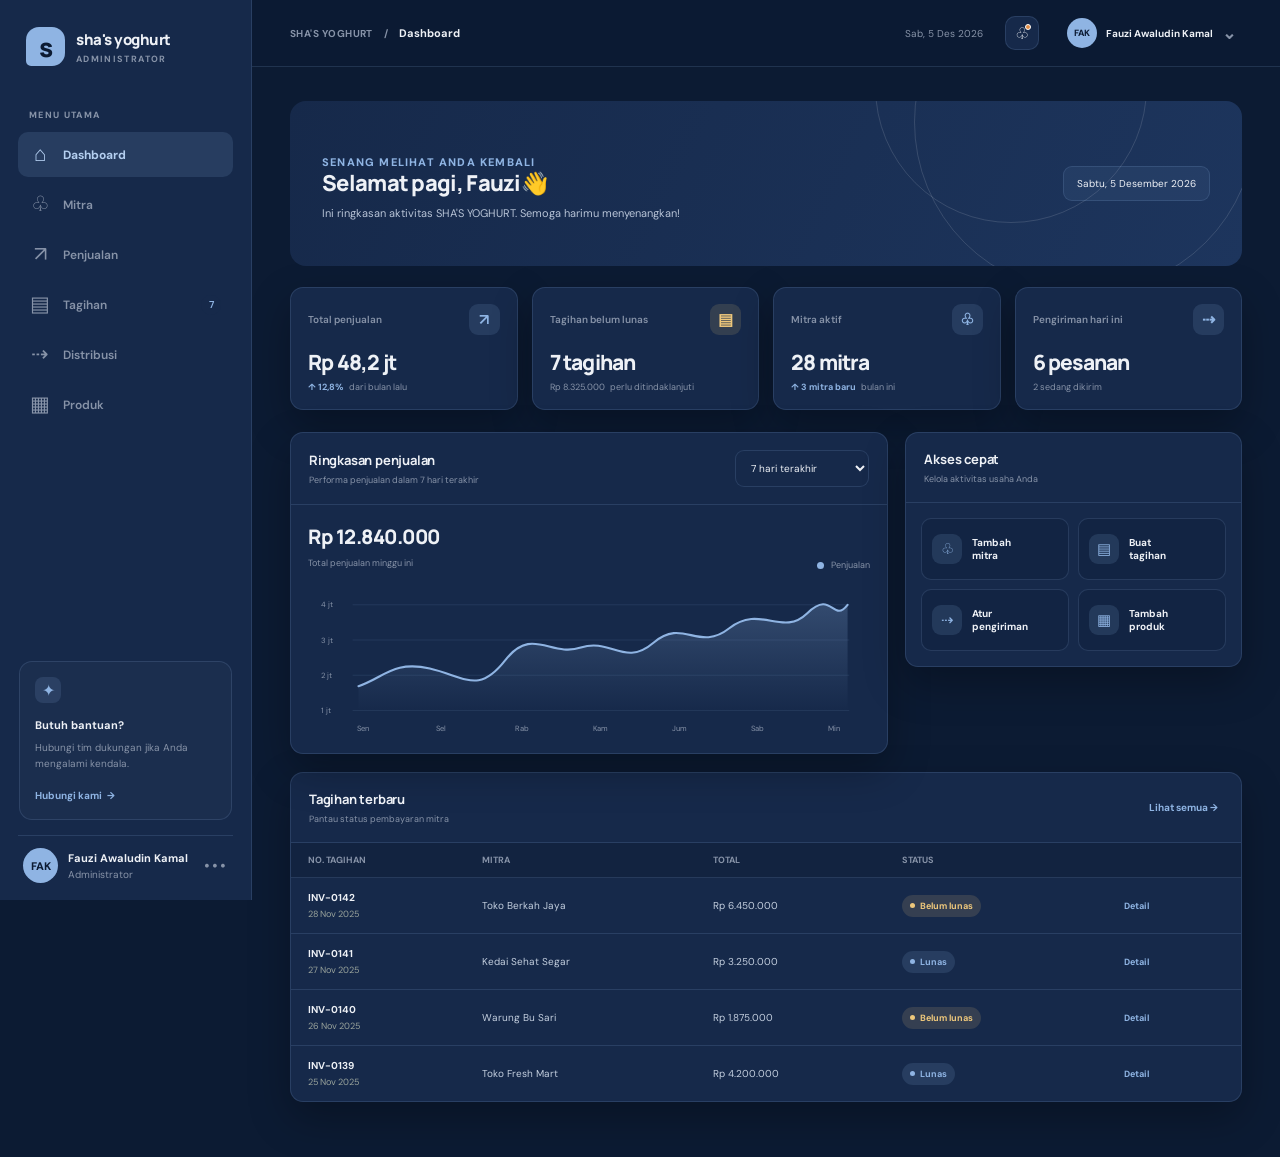
<file: frontend/index.html>
<!DOCTYPE html>
<html lang="id">
<head>
    <meta charset="UTF-8">
    <meta name="viewport" content="width=device-width, initial-scale=1.0">
    <meta name="theme-color" content="#f5f7f4">
    <meta name="description" content="Dashboard manajemen SHA'S YOGHURT">
    <title>Dashboard | SHA'S YOGHURT</title>
    <link rel="preconnect" href="https://fonts.googleapis.com">
    <link rel="preconnect" href="https://fonts.gstatic.com" crossorigin>
    <link href="https://fonts.googleapis.com/css2?family=DM+Sans:wght@400;500;600;700;800&family=Manrope:wght@500;600;700;800&display=swap" rel="stylesheet">
    <link rel="stylesheet" href="styles.css">
    <script src="app.js" defer></script>
</head>
<body>
    <div class="app-shell">
        <aside class="sidebar" aria-label="Navigasi utama">
            <a class="brand" href="#" data-page="home" aria-label="SHA'S YOGHURT, beranda">
                <span class="brand-mark" aria-hidden="true">s</span>
                <span class="brand-copy"><strong>sha's yoghurt</strong><small>ADMINISTRATOR</small></span>
            </a>

            <div class="sidebar-label">MENU UTAMA</div>
            <nav class="side-nav">
                <button class="nav-link is-active" type="button" data-page="home"><span class="nav-icon" aria-hidden="true">⌂</span>Dashboard</button>
                <button class="nav-link" type="button" data-page="mitra"><span class="nav-icon" aria-hidden="true">♧</span>Mitra</button>
                <button class="nav-link" type="button" data-page="penjualan"><span class="nav-icon" aria-hidden="true">↗</span>Penjualan</button>
                <button class="nav-link" type="button" data-page="tagihan"><span class="nav-icon" aria-hidden="true">▤</span>Tagihan <span class="nav-count">7</span></button>
                <button class="nav-link" type="button" data-page="distribusi"><span class="nav-icon" aria-hidden="true">⇢</span>Distribusi</button>
                <button class="nav-link" type="button" data-page="produk"><span class="nav-icon" aria-hidden="true">▦</span>Produk</button>
            </nav>

            <div class="sidebar-bottom">
                <div class="help-card">
                    <span class="help-icon" aria-hidden="true">✦</span>
                    <strong>Butuh bantuan?</strong>
                    <p>Hubungi tim dukungan jika Anda mengalami kendala.</p>
                    <a href="mailto:dukungan@shasyoghurt.id">Hubungi kami <span aria-hidden="true">→</span></a>
                </div>
                <button class="profile-button" type="button" data-page="profil">
                    <span class="avatar">FAK</span>
                    <span class="profile-copy"><strong>Fauzi Awaludin Kamal</strong><small>Administrator</small></span>
                    <span class="profile-more" aria-hidden="true">•••</span>
                </button>
            </div>
        </aside>

        <div class="main-column">
            <header class="topbar">
                <div class="breadcrumb"><span>SHA'S YOGHURT</span><span class="breadcrumb-separator">/</span><strong id="breadcrumb-current">Dashboard</strong></div>
                <div class="topbar-actions">
                    <span class="today-date" id="today-date"></span>
                    <button class="icon-button notification-button" type="button" aria-label="Notifikasi">
                        <span aria-hidden="true">♧</span><i></i>
                    </button>
                    <button class="topbar-profile" type="button" data-page="profil"><span class="avatar avatar-small">FAK</span><span>Fauzi Awaludin Kamal</span><span class="chevron" aria-hidden="true">⌄</span></button>
                </div>
            </header>

            <main id="main-content" class="page-content" tabindex="-1"></main>
        </div>
    </div>

    <nav class="mobile-nav" aria-label="Navigasi bawah">
        <button class="mobile-nav-link is-active" type="button" data-page="home"><span aria-hidden="true">⌂</span><small>Beranda</small></button>
        <button class="mobile-nav-link" type="button" data-page="mitra"><span aria-hidden="true">♧</span><small>Mitra</small></button>
        <button class="mobile-nav-link" type="button" data-page="tagihan"><span aria-hidden="true">▤</span><small>Tagihan</small></button>
        <button class="mobile-nav-link" type="button" data-page="distribusi"><span aria-hidden="true">⇢</span><small>Kirim</small></button>
        <button class="mobile-nav-link" type="button" data-page="produk"><span aria-hidden="true">▦</span><small>Produk</small></button>
    </nav>

    <dialog class="app-dialog" id="action-dialog" aria-labelledby="dialog-title">
        <form id="action-form" method="dialog">
            <div class="dialog-heading">
                <div><p class="eyebrow">SHA'S YOGHURT</p><h2 id="dialog-title"></h2></div>
                <button class="icon-button dialog-close" type="button" aria-label="Tutup">×</button>
            </div>
            <div id="dialog-fields" class="dialog-fields"></div>
            <div class="dialog-actions">
                <button class="button button-quiet" type="button" data-close-dialog>Batal</button>
                <button class="button button-primary" type="submit" id="dialog-submit">Simpan data</button>
            </div>
        </form>
    </dialog>
    <div class="toast" id="toast" role="status" aria-live="polite"></div>
</body>
</html>
</file>
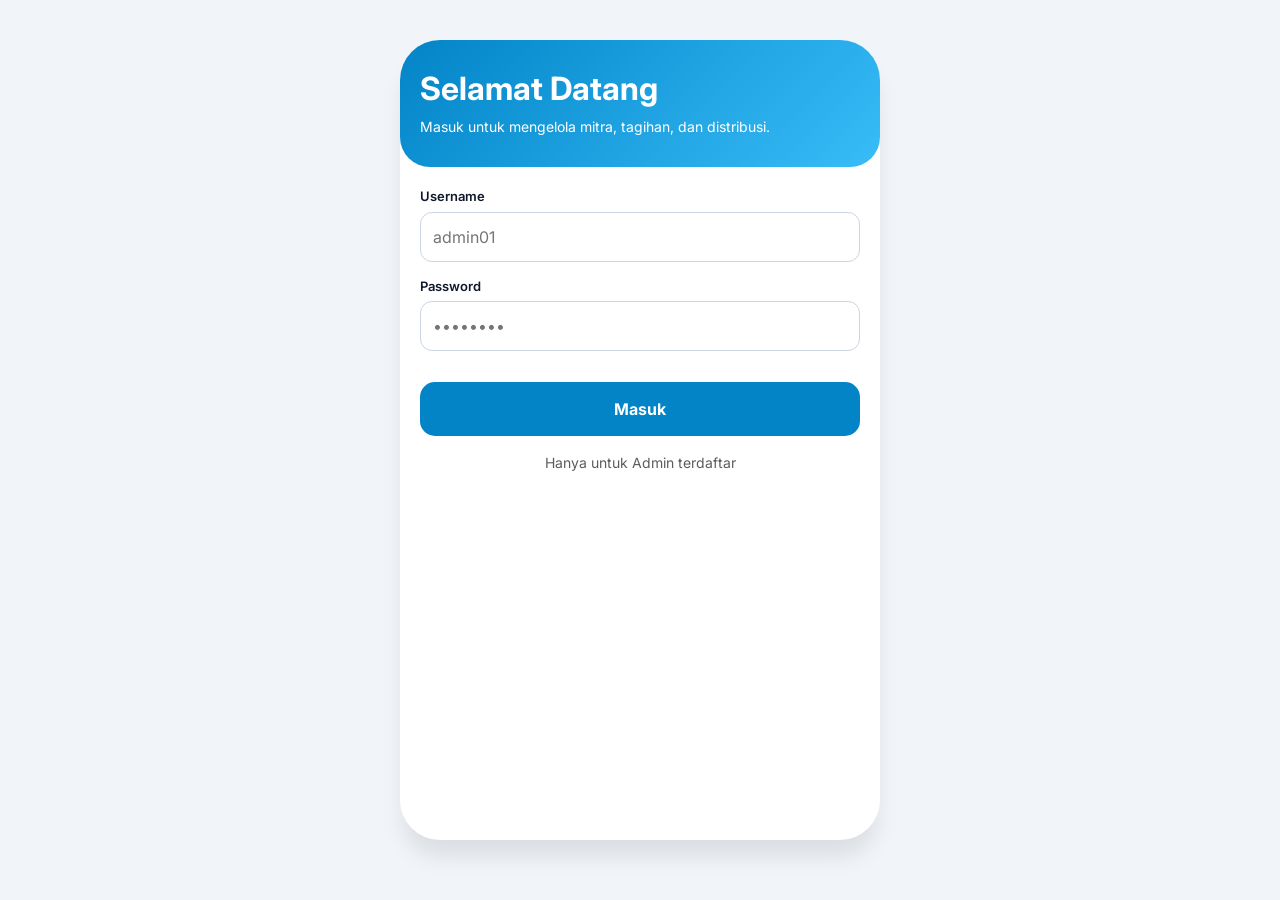
<file: frontend/login.html>
<!DOCTYPE html>
<html lang="id">
<head>
    <meta charset="UTF-8">
    <meta name="viewport" content="width=device-width, initial-scale=1.0">
    <title>SHA'S YOGHURT - Admin Panel</title>
    <link href="https://fonts.googleapis.com/css2?family=Inter:wght@400;600;700;800&display=swap" rel="stylesheet">
    <link href="https://cdn.jsdelivr.net/npm/bootstrap@5.3.0/dist/css/bootstrap.min.css" rel="stylesheet">
    <style>
        :root {
            --primary-blue: #0284c7;
            --bg-body: #f1f5f9;
            --white: #ffffff;
            --text-dark: #0f172a;
        }
        body { font-family: 'Inter', sans-serif; background: var(--bg-body); color: var(--text-dark); }
        .app-container { max-width: 480px; margin: 40px auto; background: var(--white); min-height: 800px; border-radius: 40px; box-shadow: 0 20px 25px -5px rgba(0,0,0,0.1); padding: 20px; position: relative; overflow: hidden; }
        
        .header-section { background: linear-gradient(135deg, var(--primary-blue), #38bdf8); color: white; padding: 30px 20px; border-radius: 30px; margin: -20px -20px 20px -20px; }
        
        .card { border: none; border-radius: 20px; box-shadow: 0 4px 6px -1px rgba(0,0,0,0.05); }
        
        .nav-bottom { position: absolute; bottom: 0; left: 0; right: 0; background: white; padding: 15px; display: flex; justify-content: space-around; border-top: 1px solid #e2e8f0; }
        .nav-item { display: flex; flex-direction: column; align-items: center; font-size: 12px; color: #64748b; font-weight: 600; }
        
        .btn-primary-custom { background: var(--primary-blue); color: white; border-radius: 15px; padding: 15px; font-weight: 700; width: 100%; border: none; }
        
        .input-group-custom { margin-bottom: 15px; }
        .input-group-custom label { font-size: 13px; font-weight: 600; margin-bottom: 5px; display: block; }
        .input-group-custom input { width: 100%; padding: 12px; border: 1px solid #cbd5e1; border-radius: 12px; }
    </style>
</head>
<body>

    <div class="app-container">
        <!-- Header -->
        <div class="header-section">
            <h2 class="fw-bold">Selamat Datang</h2>
            <p class="mb-0 small">Masuk untuk mengelola mitra, tagihan, dan distribusi.</p>
        </div>

        <!-- Form Login -->
        <div class="input-group-custom">
            <label>Username</label>
            <input type="text" placeholder="admin01">
        </div>
        <div class="input-group-custom">
            <label>Password</label>
            <input type="password" placeholder="••••••••">
        </div>
        
        <button class="btn-primary-custom mt-3">Masuk</button>
        <p class="text-center mt-3 small text-muted">Hanya untuk Admin terdaftar</p>
    </div>

</body>
</html>
</file>
<file: frontend/styles.css>
:root {
    color-scheme: dark;
    --ink: #eef1f6;
    --muted: #8793a8;
    --line: rgba(143, 180, 227, .16);
    --paper: #16294a;
    --canvas: #0c1b33;
    --primary-blue: #8fb4e3;
    --primary-blue-dark: #b4cff0;
    --primary-blue-soft: rgba(143, 180, 227, .14);
    --amber: #edc77b;
    --amber-soft: rgba(237, 199, 123, .14);
    --red: #f09a91;
    --red-soft: rgba(240, 154, 145, .14);
    --shadow: 0 16px 42px rgba(0, 0, 0, .28);
    font-family: "DM Sans", sans-serif;
}

* { box-sizing: border-box; }
body { margin: 0; min-width: 320px; background: var(--canvas); color: var(--ink); }
button, input, select, textarea { font: inherit; }
button { color: inherit; }
button:focus-visible, a:focus-visible, input:focus-visible, select:focus-visible, textarea:focus-visible {
    outline: 3px solid rgba(143, 180, 227, .35);
    outline-offset: 2px;
}
.app-shell { min-height: 100vh; }

.sidebar {
    position: fixed;
    inset: 0 auto 0 0;
    z-index: 5;
    display: flex;
    width: 252px;
    flex-direction: column;
    padding: 27px 18px 17px;
    background: var(--paper);
    border-right: 1px solid var(--line);
}
.brand { display: flex; align-items: center; gap: 11px; margin: 0 0 43px 8px; color: inherit; text-decoration: none; }
.brand-mark { display: grid; width: 39px; height: 39px; place-items: center; border-radius: 13px 13px 13px 5px; background: var(--primary-blue); color: white; font: 800 26px/1 "Manrope", sans-serif; }
.brand-copy, .profile-copy { display: grid; gap: 3px; }
.brand-copy strong { font: 800 15px "Manrope", sans-serif; letter-spacing: -.5px; }
.brand-copy small { color: var(--muted); font-size: 9px; font-weight: 700; letter-spacing: 1.35px; }
.sidebar-label { padding: 0 11px 11px; color: #a1aaa3; font-size: 9px; font-weight: 800; letter-spacing: 1.35px; }
.side-nav { display: grid; gap: 5px; }
.nav-link { position: relative; display: flex; min-height: 45px; align-items: center; gap: 13px; padding: 0 12px; border: 0; border-radius: 10px; background: transparent; color: #718078; text-align: left; font-size: 12px; font-weight: 600; cursor: pointer; transition: background .18s, color .18s; }
.nav-link:hover { background: #f6f8f6; color: var(--primary-blue); }
.nav-link.is-active { background: var(--primary-blue-soft); color: var(--primary-blue-dark); font-weight: 700; }
.nav-icon { display: inline-grid; width: 20px; place-items: center; color: currentColor; font: 21px/1 "DM Sans", sans-serif; }
.nav-count { display: grid; width: 20px; height: 20px; margin-left: auto; place-items: center; border-radius: 50%; background: #fff; color: var(--primary-blue); font-size: 10px; }
.sidebar-bottom { margin-top: auto; }
.help-card { margin: 0 1px 15px; padding: 15px; border: 1px solid #e8eee8; border-radius: 13px; background: #fbfcfa; }
.help-icon { display: grid; width: 26px; height: 26px; margin-bottom: 10px; place-items: center; border-radius: 8px; background: var(--primary-blue-soft); color: var(--primary-blue); }
.help-card strong { font-size: 11px; }
.help-card p { margin: 6px 0 12px; color: var(--muted); font-size: 10px; line-height: 1.55; }
.help-card a { color: var(--primary-blue); font-size: 10px; font-weight: 700; text-decoration: none; }
.help-card a span { padding-left: 3px; }
.profile-button { display: flex; width: 100%; align-items: center; gap: 10px; padding: 12px 5px 0; border: 0; border-top: 1px solid var(--line); background: transparent; text-align: left; cursor: pointer; }
.avatar { display: grid; width: 35px; height: 35px; flex: 0 0 auto; place-items: center; border-radius: 50%; background: #f1dfca; color: #8d5c31; font-size: 11px; font-weight: 800; }
.profile-copy strong { font-size: 11px; }
.profile-copy small { color: var(--muted); font-size: 10px; }
.profile-more { margin-left: auto; color: #9aa49c; letter-spacing: 2px; }

.main-column { min-height: 100vh; margin-left: 252px; }
.topbar { position: sticky; top: 0; z-index: 4; display: flex; height: 67px; align-items: center; justify-content: space-between; padding: 0 38px; border-bottom: 1px solid var(--line); background: rgba(255,255,255,.94); backdrop-filter: blur(12px); }
.breadcrumb { display: flex; align-items: center; gap: 11px; color: #9aa49c; font-size: 10px; font-weight: 700; letter-spacing: .45px; }
.breadcrumb strong { color: #4a594f; font-size: 11px; letter-spacing: 0; }
.breadcrumb-separator { color: #c1c9c2; }
.topbar-actions { display: flex; align-items: center; gap: 22px; }
.today-date { color: #78857c; font-size: 10px; }
.icon-button { position: relative; display: grid; width: 34px; height: 34px; place-items: center; border: 1px solid var(--line); border-radius: 10px; background: #fff; color: #65756a; font-size: 16px; cursor: pointer; }
.notification-button i { position: absolute; top: 7px; right: 7px; width: 6px; height: 6px; border: 1px solid white; border-radius: 50%; background: #e08b45; }
.topbar-profile { display: flex; align-items: center; gap: 9px; border: 0; background: transparent; color: #526057; font-size: 10px; font-weight: 700; cursor: pointer; }
.avatar-small { width: 30px; height: 30px; font-size: 9px; }
.chevron { color: #9aa49c; font-size: 17px; }
.page-content { width: min(100%, 1300px); margin: 0 auto; padding: 34px 38px 55px; }

.page-heading { display: flex; align-items: flex-end; justify-content: space-between; gap: 20px; margin-bottom: 25px; }
.page-heading h1 { margin: 0; font: 800 25px/1.2 "Manrope", sans-serif; letter-spacing: -.9px; }
.page-heading p { margin: 7px 0 0; color: var(--muted); font-size: 11px; }
.eyebrow { margin: 0 0 7px; color: var(--primary-blue); font-size: 9px; font-weight: 800; letter-spacing: 1.2px; }
.button { display: inline-flex; min-height: 38px; align-items: center; justify-content: center; gap: 8px; padding: 0 14px; border: 1px solid transparent; border-radius: 9px; font-size: 10px; font-weight: 700; text-decoration: none; cursor: pointer; transition: transform .16s, background .16s; }
.button:hover { transform: translateY(-1px); }
.button-primary { background: var(--primary-blue); color: #fff; }
.button-primary:hover { background: var(--primary-blue-dark); }
.button-quiet { border-color: var(--line); background: #fff; color: #647168; }
.button-soft { background: var(--primary-blue-soft); color: var(--primary-blue-dark); }
.button .plus { font-size: 17px; line-height: 0; font-weight: 400; }

.welcome-banner { position: relative; display: flex; min-height: 165px; align-items: center; justify-content: space-between; overflow: hidden; margin-bottom: 21px; padding: 27px 32px; border-radius: 16px; background: linear-gradient(110deg, #1e3a8a, #2563eb); color: white; }
.welcome-banner:after, .welcome-banner:before { position: absolute; content: ""; border: 1px solid rgba(255,255,255,.13); border-radius: 50%; }
.welcome-banner:before { width: 270px; height: 270px; top: -150px; right: 10%; }
.welcome-banner:after { width: 340px; height: 340px; top: -150px; right: -14px; }
.welcome-copy { position: relative; z-index: 1; max-width: 470px; }
.welcome-copy .eyebrow { color: #bfdbfe; }
.welcome-copy h1 { margin: 0; font: 800 22px/1.3 "Manrope", sans-serif; letter-spacing: -.7px; }
.welcome-copy p { margin: 8px 0 0; color: rgba(255,255,255,.76); font-size: 11px; }
.banner-date { position: relative; z-index: 1; padding: 10px 13px; border: 1px solid rgba(255,255,255,.22); border-radius: 9px; background: rgba(255,255,255,.1); color: white; font-size: 10px; }

.stats-grid { display: grid; grid-template-columns: repeat(4, minmax(0, 1fr)); gap: 14px; margin-bottom: 22px; }
.stat-card { min-width: 0; padding: 16px 17px; border: 1px solid var(--line); border-radius: 13px; background: #fff; box-shadow: 0 3px 12px rgba(38,60,44,.025); }
.stat-top { display: flex; align-items: center; justify-content: space-between; gap: 8px; color: var(--muted); font-size: 10px; font-weight: 600; }
.stat-icon { display: grid; width: 31px; height: 31px; flex: 0 0 auto; place-items: center; border-radius: 9px; background: var(--primary-blue-soft); color: var(--primary-blue); font-size: 16px; }
.stat-icon.amber { background: var(--amber-soft); color: var(--amber); }
.stat-icon.blue { background: #edf3fa; color: #53789d; }
.stat-icon.lilac { background: #f3effb; color: #8166ad; }
.stat-value { display: block; margin-top: 13px; font: 800 21px "Manrope", sans-serif; letter-spacing: -.8px; }
.stat-foot { display: flex; align-items: center; gap: 5px; margin-top: 5px; color: #89948d; font-size: 9px; }
.trend-up { color: var(--primary-blue); font-weight: 700; }

.dashboard-grid { display: grid; grid-template-columns: minmax(0, 1.6fr) minmax(240px, .9fr); gap: 17px; align-items: start; }
.panel { overflow: hidden; border: 1px solid var(--line); border-radius: 13px; background: #fff; }
.panel-heading { display: flex; align-items: center; justify-content: space-between; gap: 12px; padding: 17px 18px; border-bottom: 1px solid #f0f3f0; }
.panel-heading h2 { margin: 0; font: 700 13px "Manrope", sans-serif; letter-spacing: -.2px; }
.panel-heading p { margin: 5px 0 0; color: var(--muted); font-size: 9px; }
.text-link { padding: 5px; border: 0; background: transparent; color: var(--primary-blue); font-size: 10px; font-weight: 700; text-decoration: none; cursor: pointer; white-space: nowrap; }
.chart-area { padding: 18px 17px 14px; }
.chart-summary { display: flex; align-items: flex-end; justify-content: space-between; margin-bottom: 17px; }
.chart-summary strong { font: 800 20px "Manrope", sans-serif; letter-spacing: -.5px; }
.chart-summary small { color: var(--muted); font-size: 9px; }
.chart-legend { display: flex; align-items: center; gap: 7px; color: #78857c; font-size: 9px; }
.chart-legend i { width: 7px; height: 7px; border-radius: 50%; background: #8fb4e3; }
.chart { display: block; width: 100%; height: 151px; overflow: visible; }
.chart-gridline { stroke: #edf1ed; stroke-width: 1; }
.chart-label { fill: #9aa49c; font: 9px "DM Sans", sans-serif; }
.chart-area-fill { fill: url(#chart-fill); }
.chart-line { fill: none; stroke: #8fb4e3; stroke-linecap: round; stroke-linejoin: round; stroke-width: 2.5; }
.quick-actions { display: grid; grid-template-columns: repeat(2, 1fr); gap: 9px; padding: 15px; }
.quick-action { display: flex; min-height: 62px; align-items: center; gap: 10px; padding: 10px; border: 1px solid #edf1ed; border-radius: 10px; background: #fff; text-align: left; cursor: pointer; transition: border-color .16s, background .16s; }
.quick-action:hover { border-color: #bfdbfe; background: #fbfdff; }
.quick-action-icon { display: grid; width: 30px; height: 30px; flex: 0 0 auto; place-items: center; border-radius: 9px; background: var(--primary-blue-soft); color: var(--primary-blue); font-size: 15px; }
.quick-action span:last-child { color: #4f5c53; font-size: 10px; font-weight: 700; line-height: 1.35; }

.table-panel { margin-top: 18px; }
.table-wrap { overflow-x: auto; }
.data-table { width: 100%; border-collapse: collapse; text-align: left; white-space: nowrap; }
.data-table th { padding: 11px 17px; background: #fbfcfb; color: #97a199; font-size: 9px; font-weight: 700; }
.data-table td { padding: 13px 17px; border-top: 1px solid #f0f3f0; color: #59665d; font-size: 10px; }
.data-table tbody tr:hover { background: #fcfdfc; }
.table-primary { color: #34443a !important; font-weight: 700; }
.table-sub { display: block; margin-top: 4px; color: #9aa49c; font-size: 9px; font-weight: 400; }
.status { display: inline-flex; align-items: center; gap: 5px; padding: 5px 8px; border-radius: 30px; background: var(--amber-soft); color: var(--amber); font-size: 9px; font-weight: 700; }
.status:before { width: 5px; height: 5px; border-radius: 50%; background: currentColor; content: ""; }
.status-paid, .status-active, .status-delivered { background: var(--primary-blue-soft); color: var(--primary-blue); }
.status-pending, .status-processing { background: var(--amber-soft); color: var(--amber); }
.status-low, .status-cancelled { background: var(--red-soft); color: var(--red); }
.table-action { padding: 5px 8px; border: 0; border-radius: 6px; background: transparent; color: var(--primary-blue); font-size: 9px; font-weight: 700; cursor: pointer; }
.table-action:hover { background: var(--primary-blue-soft); }
.empty-state { padding: 35px 20px; color: var(--muted); text-align: center; font-size: 11px; }

.toolbar { display: flex; align-items: center; justify-content: space-between; gap: 12px; margin: 0 0 14px; }
.toolbar-left, .toolbar-right { display: flex; align-items: center; gap: 9px; }
.search-field { display: flex; width: min(270px, 42vw); height: 37px; align-items: center; gap: 8px; padding: 0 11px; border: 1px solid #e6ece6; border-radius: 9px; background: white; color: #9aa49c; }
.search-field span { font-size: 15px; }
.search-field input { width: 100%; min-width: 0; border: 0; outline: 0; background: transparent; color: var(--ink); font-size: 10px; }
.select-field { height: 37px; padding: 0 27px 0 11px; border: 1px solid #e6ece6; border-radius: 9px; background: white; color: #69766d; font-size: 10px; }
.tabs { display: flex; gap: 5px; margin-bottom: 14px; }
.tab-button { padding: 7px 11px; border: 0; border-radius: 7px; background: transparent; color: #87938a; font-size: 10px; font-weight: 600; cursor: pointer; }
.tab-button.is-active { background: var(--primary-blue-soft); color: var(--primary-blue-dark); }
.inventory-cell { display: flex; align-items: center; gap: 9px; }
.product-swatch { display: grid; width: 31px; height: 31px; place-items: center; border-radius: 9px; background: var(--primary-blue-soft); color: var(--primary-blue); font-size: 15px; }
.detail-grid { display: grid; grid-template-columns: repeat(2, minmax(0, 1fr)); gap: 12px; margin: 17px 0; }
.detail-item { padding: 13px; border: 1px solid var(--line); border-radius: 9px; }
.detail-item small { display: block; color: var(--muted); font-size: 9px; }
.detail-item strong { display: block; margin-top: 6px; font-size: 11px; }
.detail-card { padding: 19px; border: 1px solid var(--line); border-radius: 13px; background: white; }
.detail-card h2 { margin: 0; font: 700 14px "Manrope", sans-serif; }
.detail-actions { display: flex; gap: 8px; margin-top: 17px; }
.empty-filter { display: none; }

.app-dialog { width: min(440px, calc(100vw - 30px)); padding: 0; border: 0; border-radius: 16px; box-shadow: 0 24px 80px rgba(21, 43, 29, .2); }
.app-dialog::backdrop { background: rgba(21, 36, 27, .38); backdrop-filter: blur(3px); }
.app-dialog form { padding: 22px; }
.dialog-heading { display: flex; align-items: flex-start; justify-content: space-between; margin-bottom: 18px; }
.dialog-heading h2 { margin: 0; font: 800 19px "Manrope", sans-serif; letter-spacing: -.5px; }
.dialog-close { font-size: 20px; }
.dialog-fields { display: grid; gap: 13px; }
.form-field { display: grid; gap: 6px; }
.form-field label { color: #556259; font-size: 10px; font-weight: 700; }
.form-field input, .form-field select, .form-field textarea { width: 100%; min-height: 38px; padding: 9px 11px; border: 1px solid #e4eae4; border-radius: 8px; background: #fff; color: var(--ink); font-size: 11px; }
.form-field textarea { min-height: 70px; resize: vertical; }
.dialog-actions { display: flex; justify-content: flex-end; gap: 8px; margin-top: 21px; }
.toast { position: fixed; right: 24px; bottom: 24px; z-index: 20; max-width: calc(100vw - 32px); padding: 12px 16px; border-radius: 10px; background: #213c2c; box-shadow: var(--shadow); color: white; font-size: 11px; opacity: 0; pointer-events: none; transform: translateY(8px); transition: opacity .2s, transform .2s; }
.toast.is-visible { opacity: 1; transform: translateY(0); }
.mobile-nav { display: none; }

@media (min-width: 1440px) {
    .page-content { padding-right: 52px; padding-left: 52px; }
    .topbar { padding-right: 52px; padding-left: 52px; }
}
@media (max-width: 1100px) {
    .sidebar { width: 220px; padding-right: 14px; padding-left: 14px; }
    .main-column { margin-left: 220px; }
    .page-content { padding-right: 25px; padding-left: 25px; }
    .topbar { padding-right: 25px; padding-left: 25px; }
    .stats-grid { grid-template-columns: repeat(2, minmax(0, 1fr)); }
}
@media (min-width: 761px) and (max-width: 850px) {
    .dashboard-grid { grid-template-columns: minmax(0, 1fr); }
}
@media (max-width: 760px) {
    .sidebar { display: none; }
    .main-column { margin-left: 0; }
    .topbar { height: 57px; padding: 0 17px; }
    .topbar-actions { gap: 12px; }
    .today-date, .topbar-profile > span:not(.avatar) { display: none; }
    .topbar-profile { padding: 0; }
    .breadcrumb { gap: 7px; font-size: 8px; }
    .breadcrumb strong { font-size: 10px; }
    .page-content { padding: 24px 16px 93px; }
    .page-heading { align-items: flex-start; margin-bottom: 19px; }
    .page-heading h1 { font-size: 22px; }
    .page-heading p { max-width: 300px; line-height: 1.5; }
    .page-heading .button { min-height: 35px; padding: 0 10px; font-size: 9px; white-space: nowrap; }
    .welcome-banner { min-height: 145px; padding: 22px 20px; }
    .welcome-copy h1 { max-width: 310px; font-size: 19px; }
    .welcome-copy p { max-width: 280px; line-height: 1.5; }
    .banner-date { display: none; }
    .stats-grid { gap: 9px; margin-bottom: 16px; }
    .stat-card { padding: 12px; }
    .stat-top { font-size: 9px; }
    .stat-icon { width: 27px; height: 27px; }
    .stat-value { margin-top: 10px; font-size: 18px; }
    .stat-foot { font-size: 8px; }
    .dashboard-grid { grid-template-columns: 1fr; gap: 13px; }
    .panel-heading { padding: 14px; }
    .chart-area { padding: 15px 11px 11px; }
    .chart { height: 130px; }
    .table-panel { margin-top: 14px; }
    .data-table th, .data-table td { padding-right: 12px; padding-left: 12px; }
    .toolbar { align-items: stretch; flex-wrap: wrap; }
    .toolbar-left { flex: 1 1 100%; }
    .search-field { width: 100%; }
    .toolbar-right { justify-content: space-between; width: 100%; }
    .mobile-nav { position: fixed; right: 0; bottom: 0; left: 0; z-index: 10; display: grid; height: 65px; grid-template-columns: repeat(5, 1fr); padding: 5px 8px max(5px, env(safe-area-inset-bottom)); border-top: 1px solid var(--line); background: rgba(255,255,255,.97); backdrop-filter: blur(14px); }
    .mobile-nav-link { display: grid; align-content: center; justify-items: center; gap: 2px; border: 0; border-radius: 9px; background: transparent; color: #8b978e; cursor: pointer; }
    .mobile-nav-link > span { font-size: 20px; line-height: 1.1; }
    .mobile-nav-link small { font-size: 8px; font-weight: 600; }
    .mobile-nav-link.is-active { color: var(--primary-blue); }
    .toast { right: 16px; bottom: 79px; }
}
@media (max-width: 420px) {
    .page-content { padding-right: 12px; padding-left: 12px; }
    .welcome-banner { padding-right: 15px; padding-left: 15px; }
    .welcome-copy h1 { font-size: 17px; }
    .stat-card { padding: 10px; }
    .stat-top { align-items: flex-start; }
    .stat-value { font-size: 16px; }
    .quick-actions { padding: 11px; }
}
@media (prefers-reduced-motion: reduce) {
    *, *::before, *::after { scroll-behavior: auto !important; transition-duration: .01ms !important; animation-duration: .01ms !important; }
}

.brand-mark { color: #0c1b33; }
.sidebar-label { color: var(--muted); }
.nav-link { color: var(--muted); }
.nav-link:hover { background: rgba(143, 180, 227, .08); }
.nav-count { background: var(--paper); color: var(--primary-blue); }
.help-card { border-color: var(--line); background: rgba(255, 255, 255, .025); }
.avatar { background: var(--primary-blue); color: #0c1b33; }
.profile-more, .breadcrumb, .breadcrumb-separator, .today-date, .chevron { color: var(--muted); }
.breadcrumb strong, .topbar-profile { color: var(--ink); }
.topbar { background: rgba(12, 27, 51, .94); }
.icon-button { background: var(--paper); color: var(--ink); }
.button-primary { color: #0c1b33; }
.button-quiet { border-color: var(--line); background: var(--paper); color: var(--ink); }
.welcome-banner { background: linear-gradient(115deg, #16294a, #1d355d); }
.welcome-banner .eyebrow { color: var(--primary-blue); }
.welcome-copy h1, .banner-date { color: var(--ink); }
.welcome-copy p { color: #b7c3d6; }
.banner-date { border-color: var(--line); background: rgba(143, 180, 227, .08); }
.stat-card, .panel, .detail-card { border-color: var(--line); background: var(--paper); box-shadow: var(--shadow); }
.stat-icon.blue, .stat-icon.lilac { background: var(--primary-blue-soft); color: var(--primary-blue); }
.stat-foot { color: var(--muted); }
.panel-heading { border-color: var(--line); }
.chart-legend { color: var(--muted); }
.chart-gridline { stroke: rgba(143, 180, 227, .13); }
.chart-label { fill: var(--muted); }
.quick-action { border-color: var(--line); background: rgba(12, 27, 51, .28); }
.quick-action:hover { border-color: rgba(143, 180, 227, .45); background: rgba(143, 180, 227, .08); }
.quick-action span:last-child { color: var(--ink); }
.data-table th { background: rgba(12, 27, 51, .42); color: var(--muted); }
.data-table td { border-color: var(--line); color: #c4cfdf; }
.data-table tbody tr:hover { background: rgba(143, 180, 227, .055); }
.table-primary { color: var(--ink) !important; }
.status-paid, .status-active, .status-delivered { background: var(--primary-blue-soft); color: var(--primary-blue); }
.search-field, .select-field { border-color: var(--line); background: var(--paper); color: var(--muted); }
.select-field { color: var(--ink); }
.tab-button { color: var(--muted); }
.tab-button.is-active { color: #0c1b33; }
.detail-item { border-color: var(--line); background: rgba(12, 27, 51, .24); }
.app-dialog { background: var(--paper); color: var(--ink); }
.app-dialog::backdrop { background: rgba(4, 12, 25, .72); }
.form-field label { color: #c4cfdf; }
.form-field input, .form-field select, .form-field textarea { border-color: var(--line); background: var(--canvas); color: var(--ink); }
.form-field input::placeholder, .form-field textarea::placeholder { color: var(--muted); }
.toast { background: #16294a; }
.mobile-nav { background: rgba(12, 27, 51, .97); }
.mobile-nav-link { color: var(--muted); }
</file>
